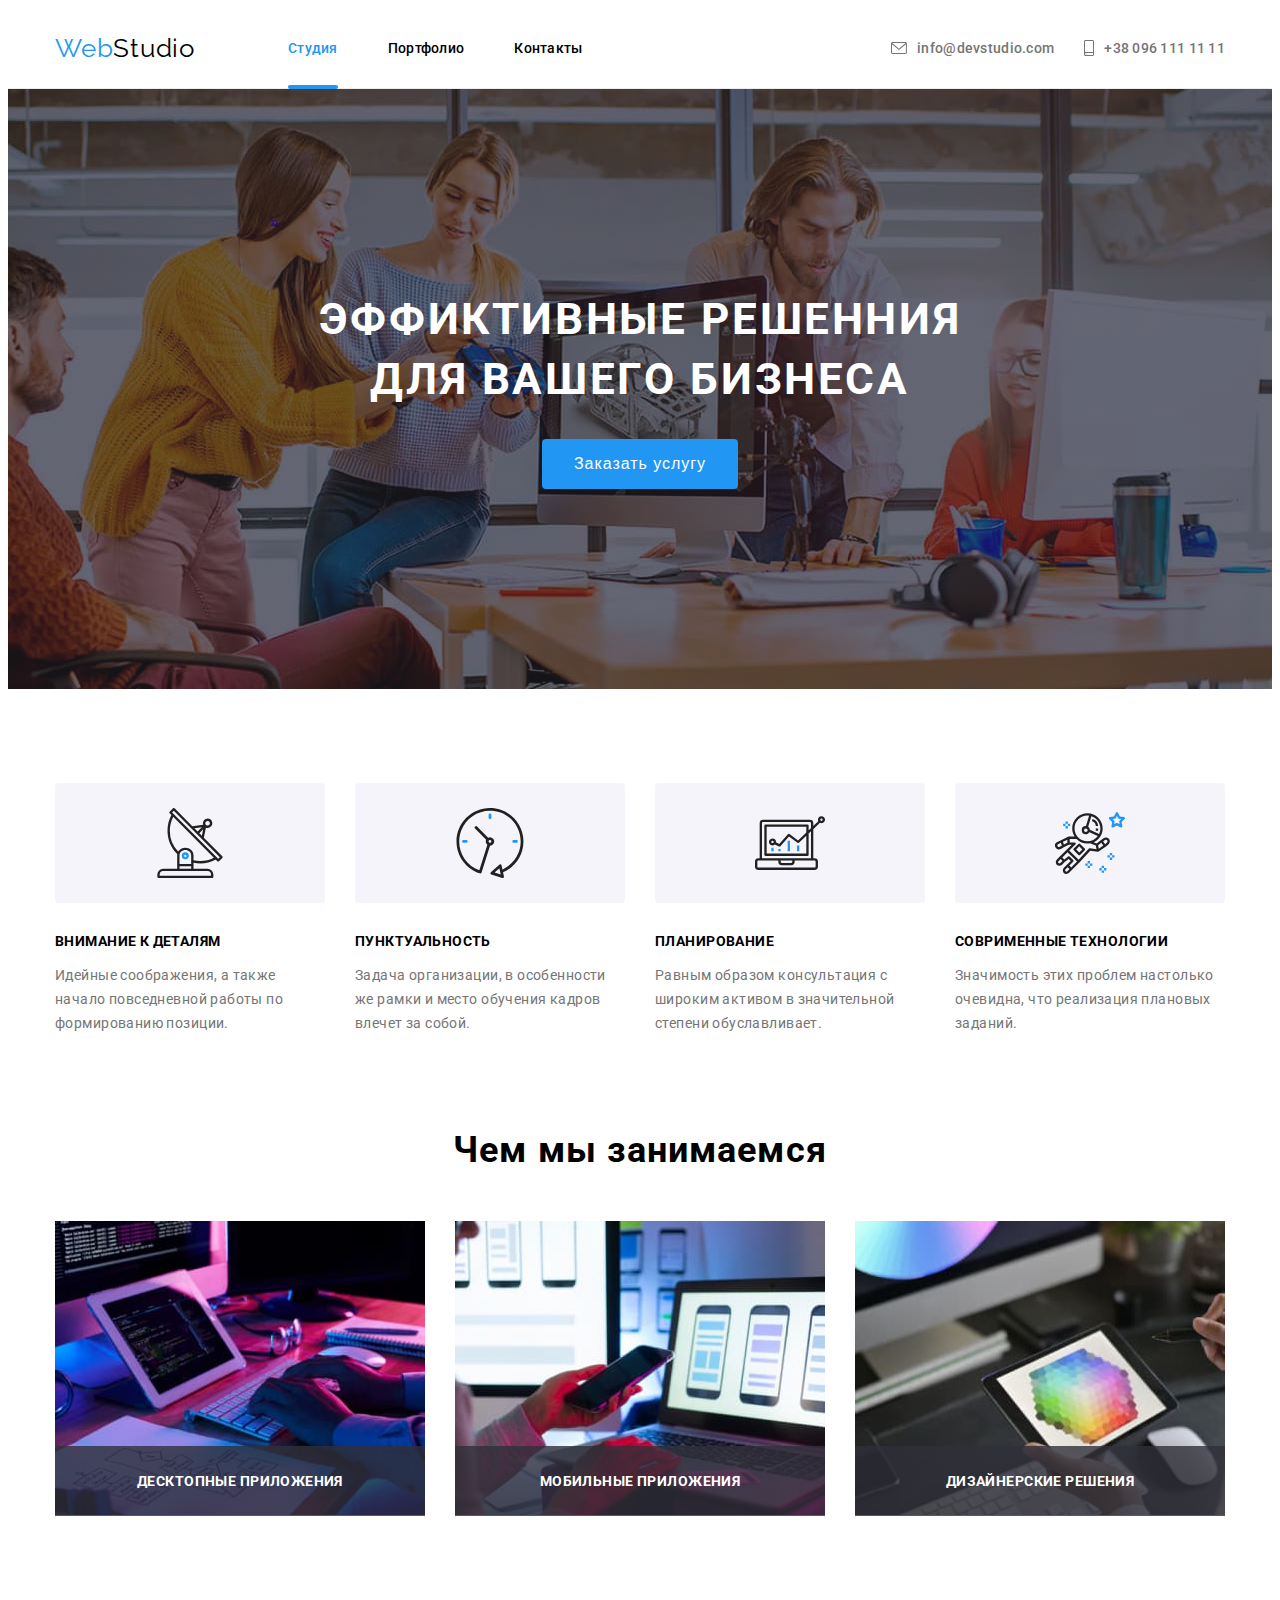
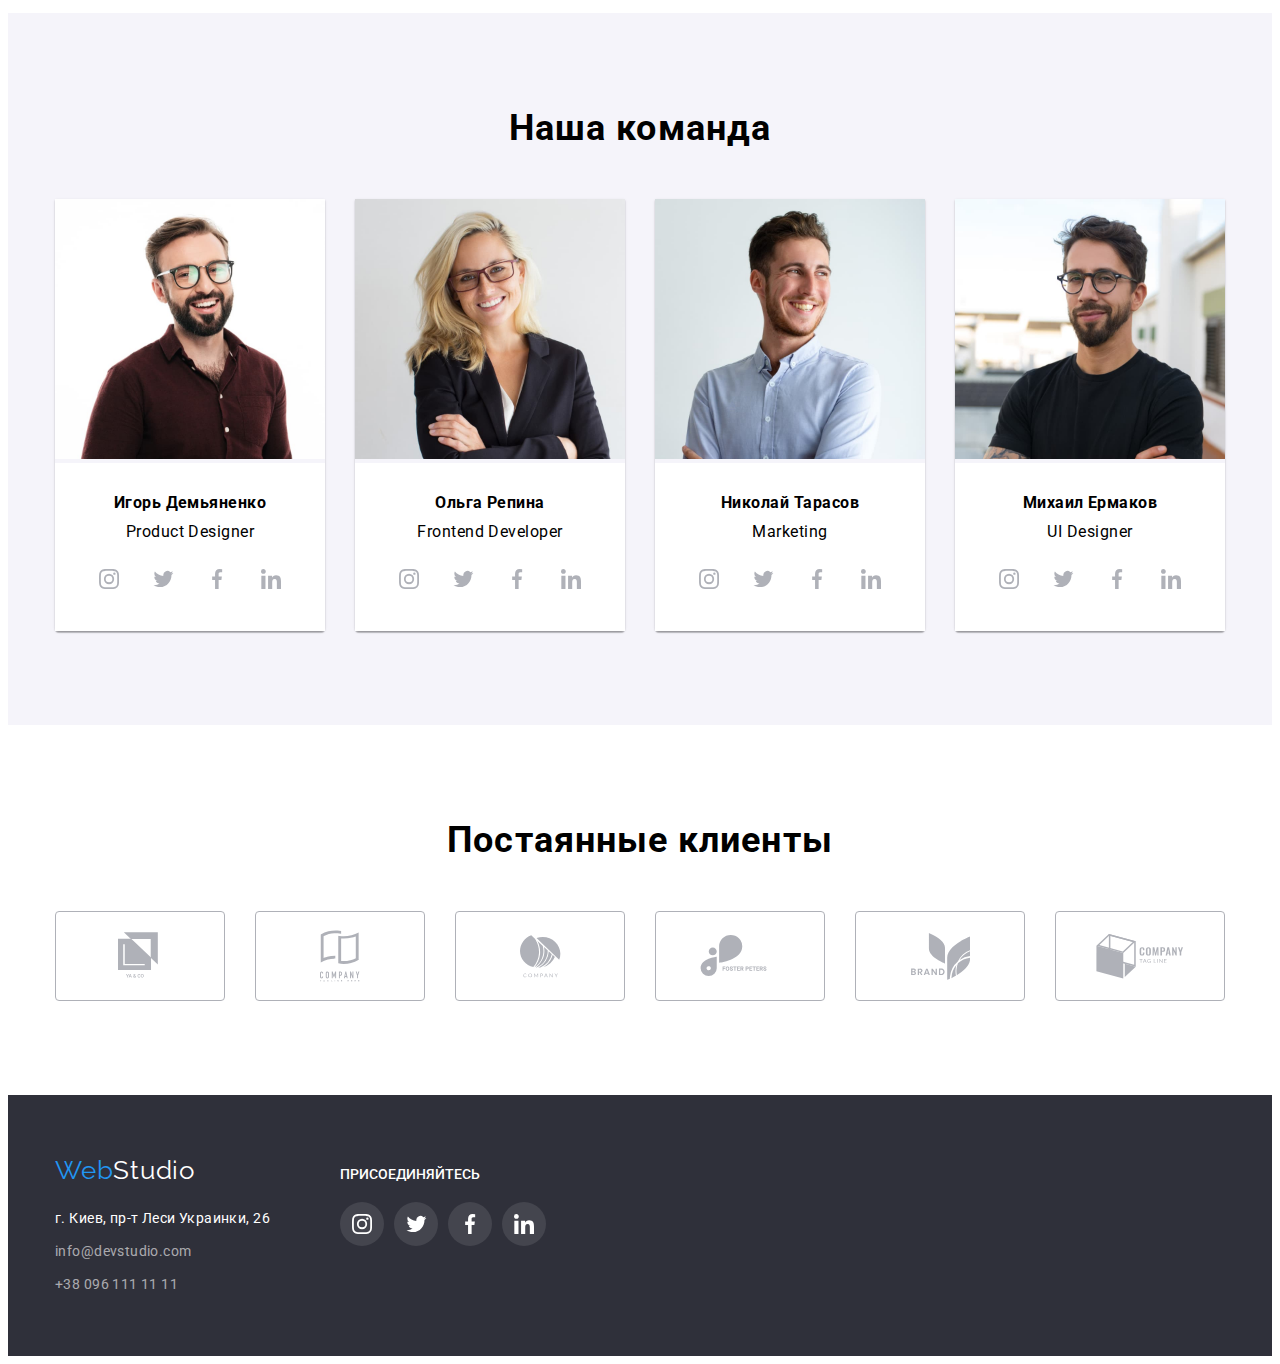
<file: index.html>
<!DOCTYPE html>
<html lang="ru">
<head>
    <meta charset="UTF-8">
    <meta name="viewport" content="width=device-width, initial-scale=1.0">
    <title>WebStudio</title>
    <link rel="stylesheet" href="https://cdnjs.cloudflare.com/ajax/libs/modern-normalize/1.0.0/modern-normalize.min.css"
        integrity="sha512-ISS7cAi1PEhQ8jnbJpJZMd29NlhNj4AWYyLOSp2CE/CsHxTCu+r+t0D2yoJudVrd0/8fTVPUVDzY5Tvli75u/g=="
        crossorigin="anonymous" />
    <link rel="preconnect" href="https://fonts.gstatic.com">
    <link href="https://fonts.googleapis.com/css2?family=Raleway:wght@700&family=Roboto:wght@400;500;700;900&display=swap"
        rel="stylesheet">
    <link rel="stylesheet" href="./css/styles.css">
    </head>
<body>
    
<!-- H E A D E R -->

    <header class="header">
         <div class="container">
            <nav class="nav">
                <a class="logo" href="/"><span class="web">Web</span>Studio</a>
                <ul class="links">
                <li class="links-menu"><a href="#" class="links-item carrnet">Студия</a></li>
                <li class="links-menu"><a  href="./portfolio.html" class="links-item">Портфолио</a></li>
                <li class="links-menu"><a  href="#footer" class="links-item">Контакты</a></li>
                </ul>
            </nav> 
            <div class="header-contakts">
                <ul class="contakts">
                <li class="contakts-menu"><a class="contakts-item" href="mailto:info@devstudio.com">
                        <svg class="icon-contakts" width="16" height="12">
                        <use href="./images/sprite.svg#icon-mail"></use></svg>
                        info@devstudio.com</a> 
                </li>
                <li class="contakts-menu"><a class="contakts-item" href="tel:+380961111111"> 
                    <svg class="icon-contakts" width="10" height="16">
                    <use href="./images/sprite.svg#icon-smartphone"></use>
                </svg>+38 096 111 11 11</a></li>
                </ul>
            </div>  
        </div>
    </header>
    
<!-- M A I N -->

    <main>
    
    <!--hero-->

        <section class="hero">
            <div class="container">
            <h1 class="hero-heading">эффиктивные решенния<br>для вашего бизнеса</h1>
            <button class="btn" data-modal-open>Заказать услугу</button>
            </div>
        </section>
        
    <!--about us-->

        <section class="about-us">
            <div class="container">
            <h2 class="visually-hidden"> особенности </h2>
            <ul class="post">
                <li class="post-menu">
                    <div class="post-icon">
                    <svg class="icon-antenna" width="65,32" height="70">
                        <use href="./images/sprite.svg#icon-antenna"></use>
                    </svg>
                    </div>
                <h3 class="post-title">внимание к деталям</h3>
                <p class="post-text">Идейные соображения, а также начало повседневной работы по формированию позиции.</p>
                </li>
                <li class="post-menu">
                    <div class="post-icon">
                        <svg class="icon-clock" width="66,96" height="70">
                        <use href="./images/sprite.svg#icon-clock"></use>
                    </svg>
                    </div>
                <h3 class="post-title">пунктуальность</h3>
                <p class="post-text">Задача организации, в особенности же рамки и место обучения кадров влечет за собой.</p>
                </li>
                <li class="post-menu">
                    <div class="post-icon">
                        <svg class="icon-diagram" width="70" height="53,69">
                        <use href="./images/sprite.svg#icon-diagram"></use>
                    </svg>
                    </div>
                <h3 class="post-title">планирование</h3>
                <p class="post-text">Равным образом консультация с широким активом в значительной степени обуславливает.</p>
                </li>
                <li class="post-menu">
                    <div class="post-icon">
                        <svg class="icon-astronaut" width="70" height="60,66">
                        <use href="./images/sprite.svg#icon-astronaut"></use>
                    </svg>
                    </div>
                <h3 class="post-title">соврименные технологии</h3>
                <p class="post-text">Значимость этих проблем настолько очевидна, что реализация плановых заданий.</p>
                </li>
            </ul> 
            </div>
            </section>

    <!--works-->

        <section class="workss">
            <div class="container">
            <h2 class="works">Чем мы занимаемся</h2>
            <ul class="works-images">
                <li class="works-image">
                    <div class="works-thumbs">
                    <img src="./images/job1.jpg" alt="верстка для комьютера" width="370">
                    <div class="box">
                        <p class="name-work">Десктопные приложения</p>
                    </div>
                    </div>
                </li>
                <li class="works-image">
                    <div class="works-thumbs">
                    <img src="./images/job2.jpg" alt="верстка для телефона" width="370">
                    <div class="box">
                        <p class="name-work">Мобильные приложения</p>
                    </div>
                    </div>
                </li>
                <li class="works-image">
                    <div class="works-thumbs">
                    <img src="./images/job3.jpg" alt="верстка для планшете" width="370">
                    <div class="box">
                        <p class="name-work">Дизайнерские решения</p>
                    </div>
                    </div>
                </li>
            </ul>
        </div>
        </section>  

    <!--our team-->

        <section class="team">
           <div class="container"> 
            <h2 class="team-heading">Наша команда</h2>
            <ul class="team-list">
                <li class="team-list-item">
                    <img src="./images/IgDe.jpg" alt="Игорь Демьяненко" width="270">
                    <div class="name-cards">
                    <h3 class="member-team">Игорь Демьяненко</h3>
                    <p lang="en" class="position-member">Product Designer</p>
                    <ul class="networks">
                        <li>
                        <a href="#" class="networks-item">
                            <svg class="network" width="20" height="20">
                                <use href="./images/sprite.svg#icon-inst"></use>
                            </svg>
                        </a>
                        </li>
                        <li>
                            <a href="#" class="networks-item">
                                <svg class="network" width="25" height="20">
                                    <use href="./images/sprite.svg#icon-twit"></use>
                                </svg>
                            </a>
                        </li>
                        <li>
                            <a href="#" class="networks-item">
                                <svg class="network" width="20" height="20">
                                    <use href="./images/sprite.svg#icon-fb"></use>
                                </svg>
                            </a>
                        </li>
                        <li>
                            <a href="#" class="networks-item">
                                <svg class="network" width="20" height="20">
                                    <use href="./images/sprite.svg#icon-in"></use>
                                </svg>
                            </a>
                        </li>
                    </ul>
                </div>
                </li>
                <li class="team-list-item">
                    <img src="./images/OlRe.jpg" alt="Ольга Репина" width="270">
                    <div class="name-cards">
                    <h3 class="member-team">Ольга Репина</h3>
                    <p lang="en" class="position-member">Frontend Developer</p>
                    <ul class="networks">
                        <li>
                            <a href="#" class="networks-item">
                                <svg class="network" width="20" height="20">
                                    <use href="./images/sprite.svg#icon-inst"></use>
                                </svg>
                            </a>
                        </li>
                        <li>
                            <a href="#" class="networks-item">
                                <svg class="network" width="25" height="20">
                                    <use href="./images/sprite.svg#icon-twit"></use>
                                </svg>
                            </a>
                        </li>
                        <li>
                            <a href="#" class="networks-item">
                                <svg class="network" width="20" height="20">
                                    <use href="./images/sprite.svg#icon-fb"></use>
                                </svg>
                            </a>
                        </li>
                        <li>
                            <a href="#" class="networks-item">
                                <svg class="network" width="20" height="20">
                                    <use href="./images/sprite.svg#icon-in"></use>
                                </svg>
                            </a>
                        </li>
                    </ul>
                </div>
                </li>
                <li class="team-list-item">
                    <img src="./images/NikTar.jpg" alt="Николай Тарасов" width="270">
                    <div class="name-cards">
                    <h3 class="member-team">Николай Тарасов</h3>
                    <p lang="en" class="position-member">Marketing</p>
                    <ul class="networks">
                        <li>
                            <a href="#" class="networks-item">
                                <svg class="network" width="20" height="20">
                                    <use href="./images/sprite.svg#icon-inst"></use>
                                </svg>
                            </a>
                        </li>
                        <li>
                            <a href="#" class="networks-item">
                                <svg class="network" width="25" height="20">
                                    <use href="./images/sprite.svg#icon-twit"></use>
                                </svg>
                            </a>
                        </li>
                        <li>
                            <a href="#" class="networks-item">
                                <svg class="network" width="20" height="20">
                                    <use href="./images/sprite.svg#icon-fb"></use>
                                </svg>
                            </a>
                        </li>
                        <li>
                            <a href="#" class="networks-item">
                                <svg class="network" width="20" height="20">
                                    <use href="./images/sprite.svg#icon-in"></use>
                                </svg>
                            </a>
                        </li>
                    </ul>
                </div>
                </li>
                <li class="team-list-item">
                    <img src="./images/MiEr.jpg" alt="Михаил Ермаков" width="270">
                    <div class="name-cards">
                    <h3 class="member-team">Михаил Ермаков</h3>
                    <p lang="en" class="position-member">UI Designer</p>
                    <ul class="networks">
                        <li>
                            <a href="#" class="networks-item">
                                <svg class="network" width="20" height="20">
                                    <use href="./images/sprite.svg#icon-inst"></use>
                                </svg>
                            </a>
                        </li>
                        <li>
                            <a href="#" class="networks-item">
                                <svg class="network" width="25" height="20">
                                    <use href="./images/sprite.svg#icon-twit"></use>
                                </svg>
                            </a>
                        </li>
                        <li>
                            <a href="#" class="networks-item">
                                <svg class="network" width="20" height="20">
                                    <use href="./images/sprite.svg#icon-fb"></use>
                                </svg>
                            </a>
                        </li>
                        <li>
                            <a href="#" class="networks-item">
                                <svg class="network" width="20" height="20">
                                    <use href="./images/sprite.svg#icon-in"></use>
                                </svg>
                            </a>
                        </li>
                    </ul>
                </div>
                </li>
            </ul>
        </div>
        </section>

    <!--clients-->

        <section class="clients">
            <div class="container">
                <h2 class="clients-heading">Постаянные клиенты</h2>
                <ul class="clients-logos">
                    <li class="clients-list">
                        <a href="#" class="clients-item">
                            <svg class="logo-yaco" width="44" height="49">
                                <use href="./images/sprite.svg#icon-logo-1"></use>
                            </svg>
                        </a>
                    </li> 
                    <li class="clients-list">
                        <a href="#" class="clients-item">
                            <svg class="logo-tag" width="40" height="52">
                                <use href="./images/sprite.svg#icon-logo-2"></use>
                            </svg>
                        </a>
                    </li>
                    <li class="clients-list">
                        <a href="#" class="clients-item">
                            <svg class="logo-company" width="41" height="43">
                                <use href="./images/sprite.svg#icon-logo-3"></use>
                            </svg>
                        </a>
                    </li>
                    <li class="clients-list">
                        <a href="#" class="clients-item">
                            <svg class="logo-foster" width="80" height="42">
                                <use href="./images/sprite.svg#icon-logo-4"></use>
                            </svg>
                        </a>
                    </li>
                    <li class="clients-list">
                        <a href="#" class="clients-item">
                            <svg class="logo-brand" width="59" height="47">
                                <use href="./images/sprite.svg#icon-logo-5"></use>
                            </svg>
                        </a>
                    </li>
                    <li class="clients-list">
                        <a href="#" class="clients-item">
                            <svg class="logo-tagline" width="88" height="45">
                                <use href="./images/sprite.svg#icon-logo-6"></use>
                            </svg>
                        </a>
                    </li>
                </ul>
            </div>
        </section>
    </main>

<!-- F O O T E R-->

    <footer class="footer" id="footer">
        <div class="container">
            <div class="footer-contakts">
                <h2 class="visually-hidden">Контакты</h2>
                <a class="logo-footer" href="/"><span class="web">Web</span>Studio</a>
                <address class="address">
                    <a class="adress" href="#">г. Киев, пр-т Леси Украинки, 26</a>
                    <a class="contakts-mailto" href="mailto:info@devstudio.com">info@devstudio.com</a>
                    <a class="contakts-tel" href="tel:+380961111111">+38 096 111 11 11</a>
                </address>
            </div>
            <div class="footer-network">
                <p class="join">присоединяйтесь</p>
                <ul class="footer-networks">
                    <li class="footer-networks-list">
                        <a href="#" class="footer-network-item">
                            <svg class="network" width="20" height="20">
                            <use href="./images/sprite.svg#icon-inst"></use>
                            </svg>
                        </a>
                    </li>
                    <li class="footer-networks-list">
                        <a href="#" class="footer-network-item">
                            <svg class="network" width="25" height="20">
                            <use href="./images/sprite.svg#icon-twit"></use>
                            </svg>
                        </a>
                    </li>
                    <li class="footer-networks-list">
                        <a href="#" class="footer-network-item">
                            <svg class="network" width="20" height="20">
                            <use href="./images/sprite.svg#icon-fb"></use>
                        </svg>
                        </a>
                    </li>
                    <li class="footer-networks-list">
                        <a href="#" class="footer-network-item">
                            <svg class="network" width="20" height="20">
                            <use href="./images/sprite.svg#icon-in"></use>
                        </svg>
                    </a>
                    </li>
                </ul>
            </div>
        </div>
    </footer>

<!-- M O D A L -->

<div class="backdrop is-hidden" data-modal>
    <div class="modal">
        <button class="button-close" data-modal-close>
                <svg class="modal-close" width="11" height="11">
                <use href="./images/sprite.svg#cross"></use>
            </svg>
        </button>
    </div>
</div>

<script src="./js/modal.js"></script>
</body>
</html>
</file>
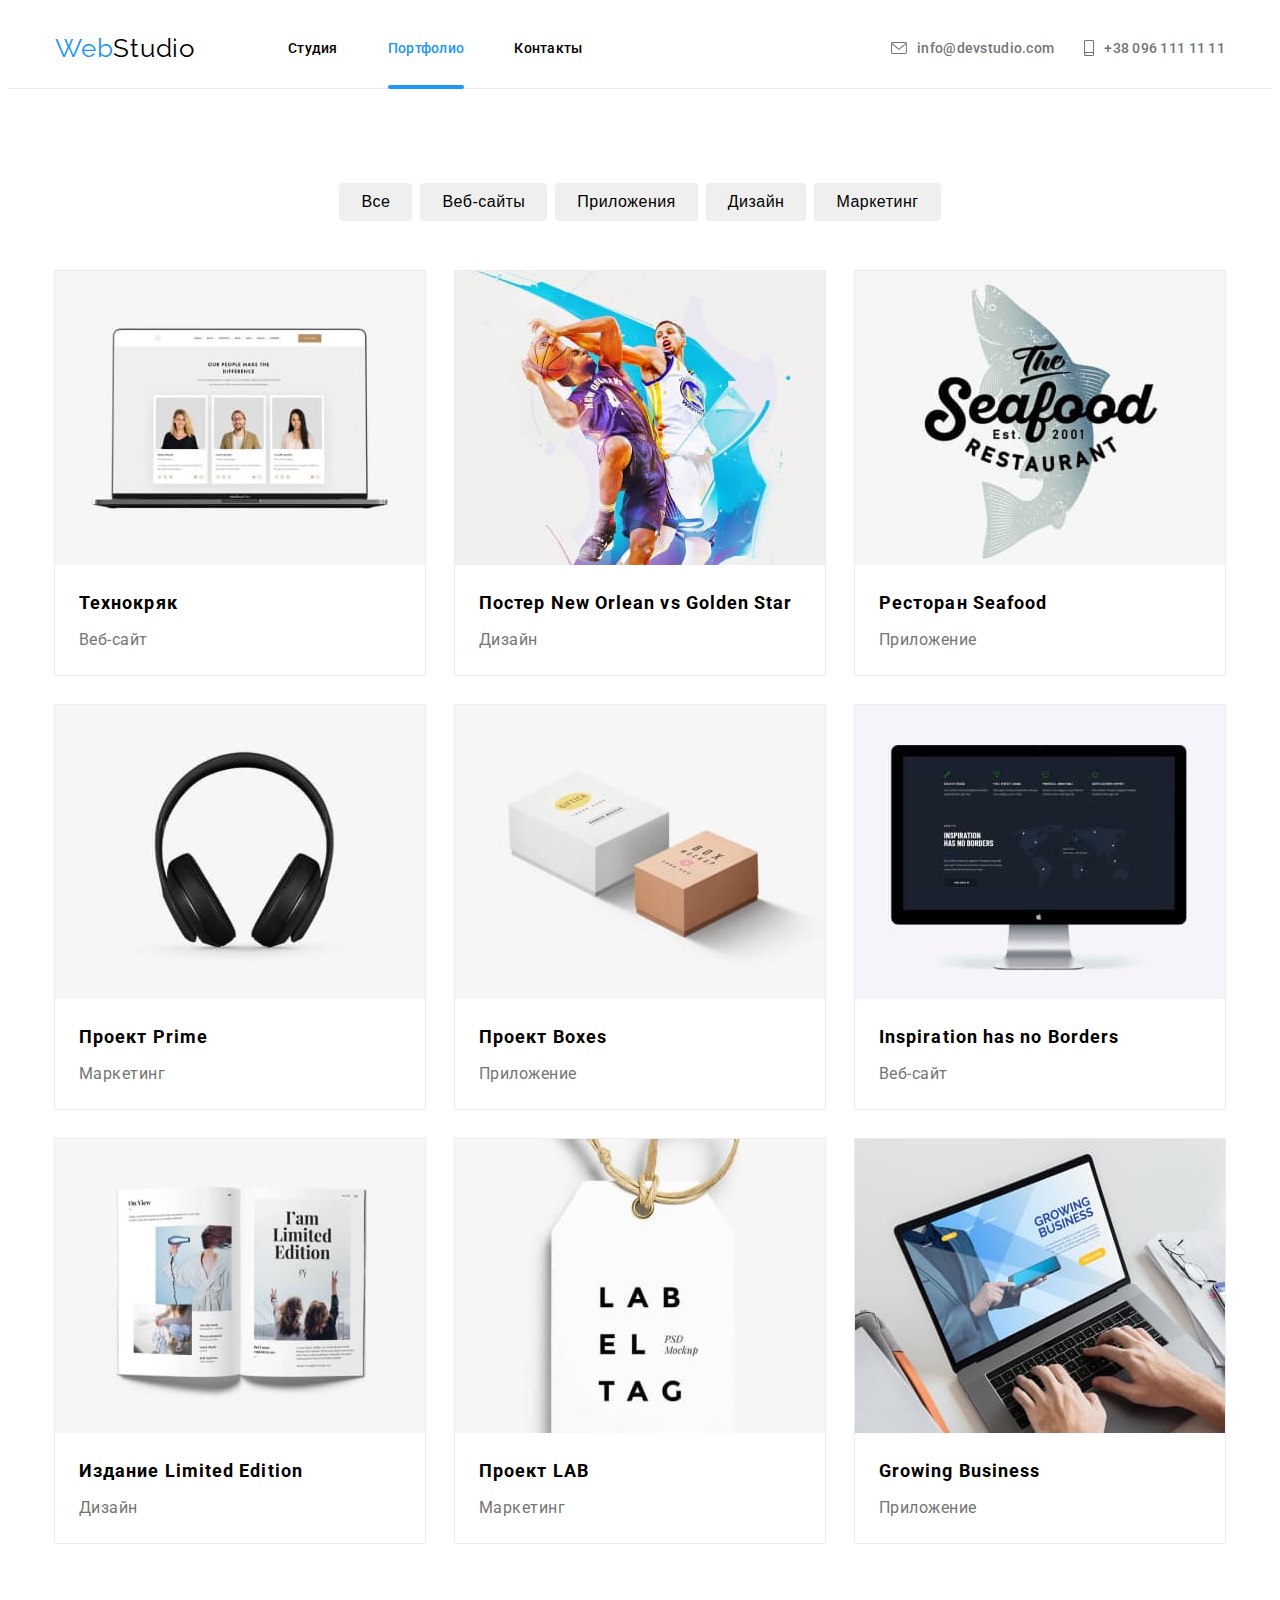
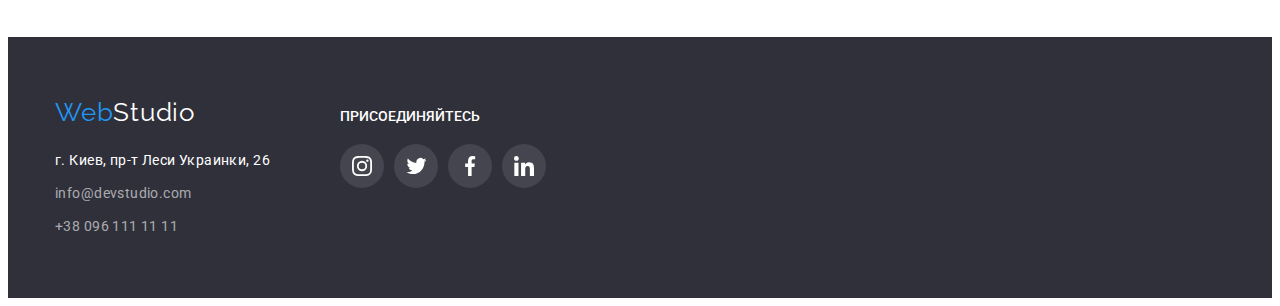
<file: portfolio.html>
<!DOCTYPE html>
<html lang="ru">
<head>
    <meta charset="UTF-8">
    <meta name="viewport" content="width=device-width, initial-scale=1.0">
    <title>Portfolio</title>
    <link rel="stylesheet" href="https://cdnjs.cloudflare.com/ajax/libs/modern-normalize/1.0.0/modern-normalize.min.css"
        integrity="sha512-ISS7cAi1PEhQ8jnbJpJZMd29NlhNj4AWYyLOSp2CE/CsHxTCu+r+t0D2yoJudVrd0/8fTVPUVDzY5Tvli75u/g=="
        crossorigin="anonymous" />
    <link rel="preconnect" href="https://fonts.gstatic.com">
    <link href="https://fonts.googleapis.com/css2?family=Raleway:wght@700&family=Roboto:wght@400;500;700;900&display=swap"
        rel="stylesheet">
    <link rel="stylesheet" href="./css/styles.css">
         
</head>
<body>

<!-- H E A D E R-->

    <header class="header">
        <div class="container">
        <nav class="nav">
            <a class="logo" href="/"><span class="web">Web</span>Studio</a>
            <ul class="links">
                <li class="links-menu"><a class="links-item" href="./index.html">Студия</a></li>
                <li class="links-menu"><a class="links-item carrnet" href="#">Портфолио</a></li>
                <li class="links-menu"><a class="links-item" href="#footer">Контакты</a></li>
            </ul>
            </nav>
            <div class="header-contakts">
                <ul class="contakts">
                    <li class="contakts-menu"><a class="contakts-item" href="mailto:info@devstudio.com">
                            <svg class="icon-contakts" width="16" height="12">
                                <use href="./images/sprite.svg#icon-mail"></use>
                            </svg>
                            info@devstudio.com</a>
                    </li>
                    <li class="contakts-menu"><a class="contakts-item" href="tel:+380961111111">
                            <svg class="icon-contakts" width="10" height="16">
                                <use href="./images/sprite.svg#icon-smartphone"></use>
                            </svg>+38 096 111 11 11</a></li>
                </ul>
            </div>
        </div>
    </header>

<!-- P O R T F O L I O-->
    <section class="portfolio"> 
    <div class="container">
    <h1 class="visually-hidden">портфолио</h1>
    <ul class="btns">
        <li><button class="btn">Все</button></li>
        <li><button class="btn">Веб-сайты</button></li>
        <li><button class="btn">Приложения</button></li>
        <li><button class="btn">Дизайн</button></li>
        <li><button class="btn">Маркетинг</button></li>
    </ul>
    <ul class="post">
        <li class="post-item">
            <a href="#" class="post-item-link">
            <div class="thumbs">
                <img src="./images/tehnokrk.jpg" alt="Лептоп с фото" width="370">
                <p class="thumbs-text">Технокряк это современная площадка распространения коронавируса. Компании используют эту платформу для цифрового шпионажа и атак на защищённые сервера конкурентов.</p>
            </div>
            <div class="name-cards">
            <h3 class="name-card">Технокряк</h3>
            <p class="card-web">Веб-сайт</p>
            </div>
            </a>
        </li>
        <li class="post-item">
            <a href="#" class="post-item-link">
            <div class="thumbs">
            <img src="./images/basketbool.jpg" alt="баскетболисты" width="370">
            <p class="thumbs-text">Технокряк это современная площадка распространения коронавируса. Компании используют эту платформу для цифрового шпионажа и атак на защищённые сервера конкурентов.</p>
            </div>
            <div class="name-cards">
            <h3 class="name-card">Постер New Orlean vs Golden Star</h3>
            <p class="card-design">Дизайн</p>
            </div>
            </a>
        </li>
        <li class="post-item">
            <a href="#" class="post-item-link">
            <div class="thumbs">
            <img src="./images/restaurant.jpg" alt="логотип ресторана" width="370">
            <p class="thumbs-text">Технокряк это современная площадка распространения коронавируса. Компании используют эту
                платформу для цифрового шпионажа и атак на защищённые сервера конкурентов.</p>
            </div>
            <div class="name-cards">
            <h3 class="name-card">Ресторан Seafood</h3>
            <p class="card-app">Приложение</p>
            </div></a>
        </li>
        <li class="post-item">
            <a href="#" class="post-item-link">
            <div class="thumbs">
            <img src="./images/prime.jpg" alt="наушники" width="370">
            <p class="thumbs-text">Технокряк это современная площадка распространения коронавируса. Компании используют эту
                платформу для цифрового шпионажа и атак на защищённые сервера конкурентов.</p>
            </div>
            <div class="name-cards">
            <h3 class="name-card">Проект Prime</h3>
            <p class="card-market">Маркетинг</p>
            </div></a>
        </li>
        <li class="post-item">
            <a href="#" class="post-item-link">
            <div class="thumbs">
            <img src="./images/two-box.jpg" alt="две коробки" width="370">
            <p class="thumbs-text">Технокряк это современная площадка распространения коронавируса. Компании используют эту
                платформу для цифрового шпионажа и атак на защищённые сервера конкурентов.</p>
            </div>
            <div class="name-cards">
            <h3 class="name-card">Проект Boxes</h3>
            <p class="card-app">Приложение</p>
            </div></a>
        </li>
        <li class="post-item">
            <a href="#" class="post-item-link">
            <div class="thumbs">
            <img src="./images/borders.jpg" alt="Веб-сайт на мониторе" width="370">
            <p class="thumbs-text">Технокряк это современная площадка распространения коронавируса. Компании используют эту
                платформу для цифрового шпионажа и атак на защищённые сервера конкурентов.</p>
            </div>
            <div class="name-cards">
            <h3 class="name-card">Inspiration has no Borders</h3>
            <p class="card-web">Веб-сайт</p>
            </div></a>
        </li>
        <li class="post-item">
            <a href="#" class="post-item-link">
            <div class="thumbs">
            <img src="./images/book.jpg" alt="открытая книга" width="370">
            <p class="thumbs-text">Технокряк это современная площадка распространения коронавируса. Компании используют эту платформу для цифрового шпионажа и атак на защищённые сервера конкурентов.</p>
            </div>
            <div class="name-cards">
            <h3 class="name-card">Издание Limited Edition</h3>
            <p class="card-design">Дизайн</p>
            </div></a>
        </li>
        <li class="post-item">
            <a href="#" class="post-item-link">
            <div class="thumbs">
            <img src="./images/label.jpg" alt="бирка с надписью" width="370">
            <p class="thumbs-text">Технокряк это современная площадка распространения коронавируса. Компании используют эту платформу для цифрового шпионажа и атак на защищённые сервера конкурентов.</p>
            </div>
            <div class="name-cards">
            <h3 class="name-card">Проект LAB</h3>
            <p class="card-market">Маркетинг</p>
            </div></a>
        </li>
        <li class="post-item">
            <a href="#" class="post-item-link">
            <div class="thumbs">
            <img src="./images/business.jpg" alt="человек работает на лептопе" width="370">
            <p class="thumbs-text">Технокряк это современная площадка распространения коронавируса. Компании используют эту платформу для цифрового шпионажа и атак на защищённые сервера конкурентов.</p>
            </div>
            <div class="name-cards">
            <h3 class="name-card">Growing Business</h3>
            <p class="card-app">Приложение</p>
            </div></a>
        </li>
    </ul>
    </div>
    </section>

<!-- F O O T E R-->

<footer class="footer" id="footer">
    <div class="container">
        <div class="footer-contakts">
            <h2 class="visually-hidden">Контакты</h2>
            <a class="logo-footer" href="/"><span class="web">Web</span>Studio</a>
            <address class="address">
                <a class="adress" href="#">г. Киев, пр-т Леси Украинки, 26</a>
                <a class="contakts-mailto" href="mailto:info@devstudio.com">info@devstudio.com</a>
                <a class="contakts-tel" href="tel:+380961111111">+38 096 111 11 11</a>
            </address>
        </div>
        <div class="footer-network">
            <p class="join" id="join">присоединяйтесь</p>
            <ul class="footer-networks">
                <li class="footer-networks-list">
                    <a href="#" class="footer-network-item">
                        <svg class="network" width="20" height="20">
                            <use href="./images/sprite.svg#icon-inst"></use>
                        </svg>
                    </a>
                </li>
                <li class="footer-networks-list">
                    <a href="#" class="footer-network-item">
                        <svg class="network" width="25" height="20">
                            <use href="./images/sprite.svg#icon-twit"></use>
                        </svg>
                    </a>
                </li>
                <li class="footer-networks-list">
                    <a href="#" class="footer-network-item">
                        <svg class="network" width="20" height="20">
                            <use href="./images/sprite.svg#icon-fb"></use>
                        </svg>
                    </a>
                </li>
                <li class="footer-networks-list">
                    <a href="#" class="footer-network-item">
                        <svg class="network" width="20" height="20">
                            <use href="./images/sprite.svg#icon-in"></use>
                        </svg>
                    </a>
                </li>
            </ul>
        </div>
    </div>
</footer>
</body>
</html>
</file>
<file: css/styles.css>
:root {
  --main-text-color: #000000;
  --text-color: #ffffff;
  --button-color: #2196f3;
  --main-gray: #757575;
  --gray-op60: rgba(255, 255, 255, 0.6);
  --gray-op10: rgba(255, 255, 255, 0.1);
  --accent-background-color: #2f303a;
  --background-color: #f5f4fa;
  --network-color: #afb1b8;
  --gradient-color: rgba(47, 48, 58, 0.4);
  --gradient-color-work: rgba(47, 48, 58, 0.8);
  --border-header: #ececec;
  --cubic-bezier: cubic-bezier (0.4, 0, 0.2, 1);
  --font-modal: rgba(0, 0, 0, 0.2);
 
}

body {
  font-family: 'Roboto', sans-serif;
}

li {
  list-style-type: none;
}

.visually-hidden {
  position: absolute;
  width: 1px;
  height: 1px;
  margin: -1px;
  border: 0;
  padding: 0;

  white-space: nowrap;
  clip-path: inset(100%);
  clip: rect(0 0 0 0);
  overflow: hidden;
}

*,
*::before,
*::after {
  box-sizing: border-box;
  padding-left: 0px;
}

.container {
  width: 1200px;
  padding: 0 15px;
  margin: 0 auto;

  /* outline: 2px solid red;*/
}

.img {
  display: block;
}

.btn,
.logo,
.links-item,
.contakts-item,
.logo-footer {
  text-decoration: none;
}

.btn {
  cursor: pointer;
  
  transition-property: background-color color box-shadow;
  transition-duration: 250ms;
  transition-timing-function: var(--cubic-bezier);

 }

.btn:hover,
.btn:focus {
  background-color: var(--button-color);
  color: var(--text-color);
  box-shadow: 0px 3px 1px rgba(0, 0, 0, 0.1), 0px 1px 2px rgba(0, 0, 0, 0.08), 0px 2px 2px rgba(0, 0, 0, 0.12);
}



/* H E A D E R */
.header {
  border-bottom: 1px solid var(--border-header);
}

.header .container,
.nav,
.links,
.header .contakts {
  display: flex;
  margin-top: 0px;
  margin-bottom: 0px;
}

.nav,
.contakts {
  padding-left: 0px;
  justify-content: space-between;
  align-items: center;
}

.logo {
  padding: 24px 0;
  margin-right: 43px;
  font-size: 26px;
  line-height: 31px;
  letter-spacing: 0.03em;
  color: var(--main-text-color);
  font-family: 'Raleway', sans-serif;
}

.header-contakts {
  margin-left: auto;
}

.links-item,
.contakts-item {
  font-size: 14px;
  line-height: 16px;
  letter-spacing: 0.02em;
  font-weight: 500;
}

.web {
  color: var(--button-color);
}

.links-item {
  position: relative;

  display: block;
  text-align: center;

  padding: 32px 0;

  color: var(--main-text-color);

  transition-property: color;
  transition-duration: 250ms;
  transition-timing-function: var(--cubic-bezier);
}

.links-menu {
  margin-left: 50px;
}

.links-item.carrnet {
  color: var(--button-color);
}

.contakts-item {
  display: flex;
  align-items: center;
  
  padding: 0px;
  padding-top: 32px;
  padding-bottom: 32px;

  color: var(--main-gray);

  transition-property: color;
  transition-duration: 250ms;
  transition-timing-function: var(--cubic-bezier);
}

.contakts-menu:last-child {
  margin-left: 30px;
}

.icon-contakts {
  fill: currentColor;
  margin-right: 10px;
  display: inline-block;
  align-items: center;
}

.links-item:hover,
.links-item:focus,
.contakts-item:hover,
.contakts-item:focus {
  color: var(--button-color);
}

.links-item.carrnet::after {
  content: '';

  position: absolute;
  bottom: 0;
  left: 0;

  display: block;
  width: 100%;
  height: 4px;
  background-color: var(--button-color);
  border-radius: 2px;
  margin-bottom: -1px;
}


/*M A I N*/

/*hero*/

.hero {
  background: var(--accent-background-color);
  color: var(--text-color);
  text-align: center;
  background-image: linear-gradient(
      to right,
      var(--gradient-color),
      var(--gradient-color)
    ),
    url(../images/fond.jpg);
  padding-top: 200px;
  padding-bottom: 200px;
  background-repeat: no-repeat;
  background-size: cover;
  background-position: center;
  max-width: 1600px;
  margin-left: auto;
  margin-right: auto;
}

.hero-heading {
  margin-top: 0px;
  margin-bottom: 30px;
  font-size: 44px;
  line-height: 60px;
  letter-spacing: 0.06em;
  text-transform: uppercase;
}

.hero .btn {
  padding: 10px 32px;
  margin-top: 0px;
  margin-bottom: 0px;
  border-style: hidden;
  border-radius: 4px;
  background-color: var(--button-color);
  color: var(--text-color);
  font-size: 16px;
  line-height: 30px;
  letter-spacing: 0.06em;

}



/*about-us*/

.about-us {
  padding: 94px 15px;
}

.post,
.works-images {
  display: flex;
  margin-top: 0px;
  margin-bottom: 0px;
}

.post-menu {
  margin-left: 30px;
  margin-top: 0px;
  margin-bottom: 0px;
}

.post-menu:first-child {
  margin-left: 0px;
}

.post-title {
  margin: 0px;
  margin-bottom: 14px;
  font-size: 14px;
  line-height: 16px;
  letter-spacing: 0.03em;
  text-transform: uppercase;
}

.post-text {
  font-size: 14px;
  line-height: 24px;
  letter-spacing: 0.03em;
  margin: 0px;
}

.post-title,
.member-team {
  color: var(--main-text-color);
}

.post-text,
.positoin-member {
  color: var(--main-gray);
}

.post-icon {
  background-color: var(--background-color);
  display: flex;
  align-items: center;
  justify-content: center;
  margin-right: auto;
  margin-left: auto;
  width: 270px;
  height: 120px;
  border-radius: 4px;
  margin-bottom: 30px;
}

/*works*/

.workss {
  margin-top: 0px;
  padding-bottom: 94px;
}

.works {
  margin-top: 0px;
  margin-bottom: 50px;
  margin-right: auto;
  margin-left: auto;

  font-size: 36px;
  line-height: 42px;
  letter-spacing: 0.03em;

  text-align: center;
}

.works-images {
  align-items: center;
  justify-content: space-between;
  padding-left: 0px;
}

.works-thumbs {
  position: relative;
  display: block;
  width: 370px;

}

.works-images .box {
  display: block;
  position: absolute;
  width: 370px;
  background-color: var(--gradient-color-work);
  bottom: 1%;
  
}

.name-work {
  text-align: center;
  font-size: 14px;
  line-height: 16px;
  letter-spacing: 0.03em;
  text-transform: uppercase;
  font-weight: bold;

  padding: 27px 0;
  margin: 0px;

  color: var(--text-color);
}

/*team*/

.team {
  margin-top: 0px;
  padding-top: 94px;
  padding-bottom: 94px;
  background: var(--background-color);
}

.team-heading {
  margin-top: 0px;
  margin-bottom: 50px;
  margin-right: auto;
  margin-left: auto;

  font-size: 36px;
  line-height: 42px;
  letter-spacing: 0.03em;

  text-align: center;
}

.team-list {
  display: flex;
  padding-left: 0px;
  justify-content: space-between;
  align-items: center;

  margin-top: 0px;
  margin-bottom: 0px;
  padding-bottom: 0px;
}

.team .name-cards {
  padding: 30px 32px;
  background-color: var(--text-color);
}

.team-list-item {
  background: var(--text-color--);
  box-shadow: 0px 1px 3px rgba(0, 0, 0, 0.12), 0px 1px 1px rgba(0, 0, 0, 0.14),
    0px 2px 1px rgba(0, 0, 0, 0.2);
  border-radius: 0px 0px 4px 4px;
}

.member-team {
  margin: 0 0 10px 0;
  font-size: 16px;
  line-height: 19px;
  letter-spacing: 0.03em;
  text-align: center;
}

.position-member {
  margin: 0 0 16px 0;
  font-size: 16px;
  line-height: 19px;
  letter-spacing: 0.03em;
  text-align: center;
}

.networks {
  display: flex;
  align-items: center;
  justify-content: center;
}

.networks-item {
  display: flex;
  align-items: center;
  justify-content: center;

  width: 44px;
  height: 44px;

  color: var(--network-color);

  transition-property: background-color, color;
  transition-duration: 250ms;
  transition-timing-function: var(--cubic-bezier);
}

.networks-item:hover,
.networks-item:focus {
  background-color: var(--button-color);
  color: var(--text-color);
  border-radius: 50%;

}

.network {
  fill: currentColor;
}

.networks li {
  margin-left: 10px;
}

.networks li:first-child {
  margin-left: 0px;
}

/*clients*/

.clients-heading {
  text-align: center;

  margin-top: 0px;
  margin-bottom: 50px;
  margin-right: auto;
  margin-left: auto;

  font-size: 36px;
  line-height: 42px;
  letter-spacing: 0.03em;

 
}

.clients {
  padding-top: 94px;
  padding-bottom: 94px;
}

.clients-logos {
  display: flex;
  align-items: center;
  justify-content: center;
  margin: 0px;
}

.clients-item {
  display: flex;
  align-items: center;
  justify-content: center;
  width: 170px;
  height: 90px;
  border-radius: 4px;
  border: 1px solid var(--network-color);
  box-sizing: border-box;
  fill: var(--network-color);

  transition-property: fill, border;
  transition-duration: 250ms;
  transition-timing-function: var(--cubic-bezier);
}

.clients-item:hover,
.clients-item:focus {
  fill: var(--button-color);
  border: 1px solid var(--button-color);
}

.clients-list {
  margin-left: 30px;
}

.clients-list:first-child {
  margin-left: 0px;
  padding-left: 0px;
}

/* F O O T E R */

.footer {
  background: var(--accent-background-color);
  color: var(--text-color);
  padding-top: 60px;
  padding-bottom: 60px;
}

.footer .contakts {
  margin-bottom: 0px;
}

.footer .container {
  display: flex;
  justify-content: start;
  align-items: baseline;
}

.logo-footer {
  display: inline-block;
  margin-top: 0px;
  margin-bottom: 20px;
  font-size: 26px;
  line-height: 31px;
  letter-spacing: 0.03em;
  color: var(--text-color);
  font-family: 'Raleway', sans-serif;
}

.address {
  display: block;
  font-style: normal;
  font-size: 14px;
  line-height: 24px;
  letter-spacing: 0.03em;
}

.adress,
.contakts-mailto {
  margin-bottom: 9px;
}

.adress,
.contakts-mailto,
.contakts-tel {
  display: block;
  text-decoration: none;
}

.adress {
  color: var(--text-color);
}

.contakts-mailto,
.contakts-tel {
  color: var(--gray-op60);
}

.footer-network {
  margin-left: 70px;
}

.join {
  font-size: 14px;
  line-height: 16px;
  margin-top: 0px;
  margin-bottom: 20px;
  text-transform: uppercase;
  font-weight: 500;
}

.footer-networks {
  display: flex;
  align-items: center;
  justify-content: center;
  padding-bottom: 40px;
  margin-top: 0px;
  margin-bottom: 0px;
}

.footer-network-item {
  display: flex;
  align-items: center;
  justify-content: center;
  
  width: 44px;
  height: 44px;
  
  background-color: var(--gray-op10);
  border-radius: 50%;

  transition-property: background-color;
  transition-duration: 250ms;
  transition-timing-function: var(--cubic-bezier);
}

.footer-network-item:hover,
.footer-network-item:focus {
  background-color: var(--button-color);
  border-radius: 50%;
}

.footer-network .network {
  fill: var(--text-color);
}

.footer-networks-list {
  margin-left: 10px;
}

.footer-networks-list:first-child {
  margin-left: 0px;
}

/*P O R T F O L I O*/

.portfolio {
  padding-top: 94px;
  padding-bottom: 94px;
  margin: 0 auto;
}

.btn {
  font-size: 16px;
  line-height: 26px;
  letter-spacing: 0.03em;
  padding: 6px 22px;
  margin-left: 0px;
  margin-top: 0px;
  text-align: center;
  border-style: hidden;
  border-radius: 4px;
}

.btns {
  display: flex;
  justify-content: center;
  align-items: center;
  margin-top: 0px;
  margin-bottom: 0px;
}

.btns {
  margin-bottom: 50px;
}

.btns li {
  margin-left: 8px;
}

.btns li:first-child {
  margin-left: 0px;
}

.portfolio .post {
  display: flex;
  flex-wrap: wrap;
  justify-content: center;
  align-items: center;
  margin: -30px 0px 0px -30px;
}

.thumbs {
  display: flex;
  align-items: center;
  position: relative;
  overflow: hidden;
}

.thumbs::before {
  display: inline-block;
  content: '';
  

  position: absolute;
  top: 0;
  left: 0;
  width: 100%;
  height: 100%;
  background-color: var(--button-color);
  transform: translateY(103%);
  
  transition-property: transform; 
  transition-duration: 250ms;
  transition-timing-function: var(--cubic-bezier);
}

.thumbs-text {
  position: absolute;
  text-decoration: none;
  font-style: normal;
  font-size: 18px;
  line-height: 28px;
  letter-spacing: 0.03em;
 

  padding: 63px 24px;
  margin: 0px;

  top: 0;
  left: 0;
  
  color: var(--text-color);
   
  opacity: 0;

  transition-property: opacity; 
  transition-duration: 250ms;
  transition-timing-function: var(--cubic-bezier);
}

.portfolio .post-item {
  flex-basis: calc(100% / 3 - 30px);
  margin-top: 30px;
  margin-left: 30px;
  outline: 1px solid #ececec;
  cursor: pointer;

  transition-property: box-shadow;
  transition-duration: 250ms;
  transition-timing-function: var(--cubic-bezier);
}

.portfolio .post-item:hover,
.portfolio .post-item:focus {
  box-shadow: 1px 4px 6px 0px rgba(0, 0, 0, 0.16);
  0px 4px 4px 0px rgba(0, 0, 0, 0.06);
  0px 1px 1px 0px rgba(0, 0, 0, 0.12);
}


.post-item-link {
  cursor: pointer;
  text-decoration: none;
  transition-property: box-shadow transform;
  transition-duration: 250ms;
  transition-timing-function: var(--cubic-bezier);
}


.post-item-link:hover .thumbs::before,
.post-item-link:focus .thumbs::before {
   transform: translateY(0);
  box-shadow: 1px 4px 6px 0px rgba(0, 0, 0, 0.16);
  0px 4px 4px 0px rgba(0, 0, 0, 0.06);
  0px 1px 1px 0px rgba(0, 0, 0, 0.12);
}

.portfolio .post-item:hover .thumbs-text,
.portfolio .post-item:focus .thumbs-text {
  opacity: 1;
}

.post-item-link:hover .thumbs-text,
.post-item-link:focus .thumbs-text {
  opacity: 1;
}

.portfolio .name-cards {
  padding: 20px 24px;
}

.portfolio .name-card {
  font-size: 18px;
  line-height: 36px;
  letter-spacing: 0.06em;
  color: var(--main-text-color);
  margin: 0px;
  margin-bottom: 4px;
}

.card-web,
.card-app,
.card-design,
.card-market {
  font-size: 16px;
  line-height: 30px;
  letter-spacing: 0.03em;
  color: var(--main-gray);
  margin-top: 0px;
  margin-bottom: 0px;
}

/* M O D A L*/

.backdrop {
  position: fixed;
  top: 0;
  left: 0;
  width: 100%;
  height: 100%;
  z-index: 3;

  background-color: var(--font-modal);

  opacity: 1;
  
  transition-duration: 250ms;
  transition-timing-function: var(--cubic-bezier);
}

.backdrop.is-hidden {
  visibility: hidden;
  opacity: 0;
  pointer-events: none;
}


.modal {
  height: 581px;
  width: 528px;
  background-color: var(--text-color);

  position: absolute;
  top: 50%;
  left: 50%;
  
  padding: 38px;

  box-shadow: 0px 1px 3px rgba(0, 0, 0, 0.12), 0px 1px 1px rgba(0, 0, 0, 0.14), 0px 2px 1px rgba(0, 0, 0, 0.2);
  border-radius: 4px;

  transform: translate(-50%,-50%) scaleY(1);
     
  transition-property: transform;
  transition-duration: 250ms;
  transition-timing-function: var(--cubic-bezier);
}

.is-hidden .modal {
  transform: translate(-50%,-50%) scaleY(0);  
}

.button-close {
  display: flex;
  align-items: center;
  justify-content: center;
  
  position: absolute;
  top: 8px;
  right: 8px;
  
  width:30px;
  height: 30px;

  padding: 0px;
  margin: 0px;

  border-radius: 50%;
  border-color: rgba(0, 0, 0, 0.1);
  background-color: var(--text-color);
}


.modal-close {
  display: flex;
  align-items: center;
  cursor: pointer;
  fill: var(--main-text-color);
}

.button-close:hover .modal-close,
.button-close:focus .modal-close {
  fill: var(--button-color);
}
</file>
